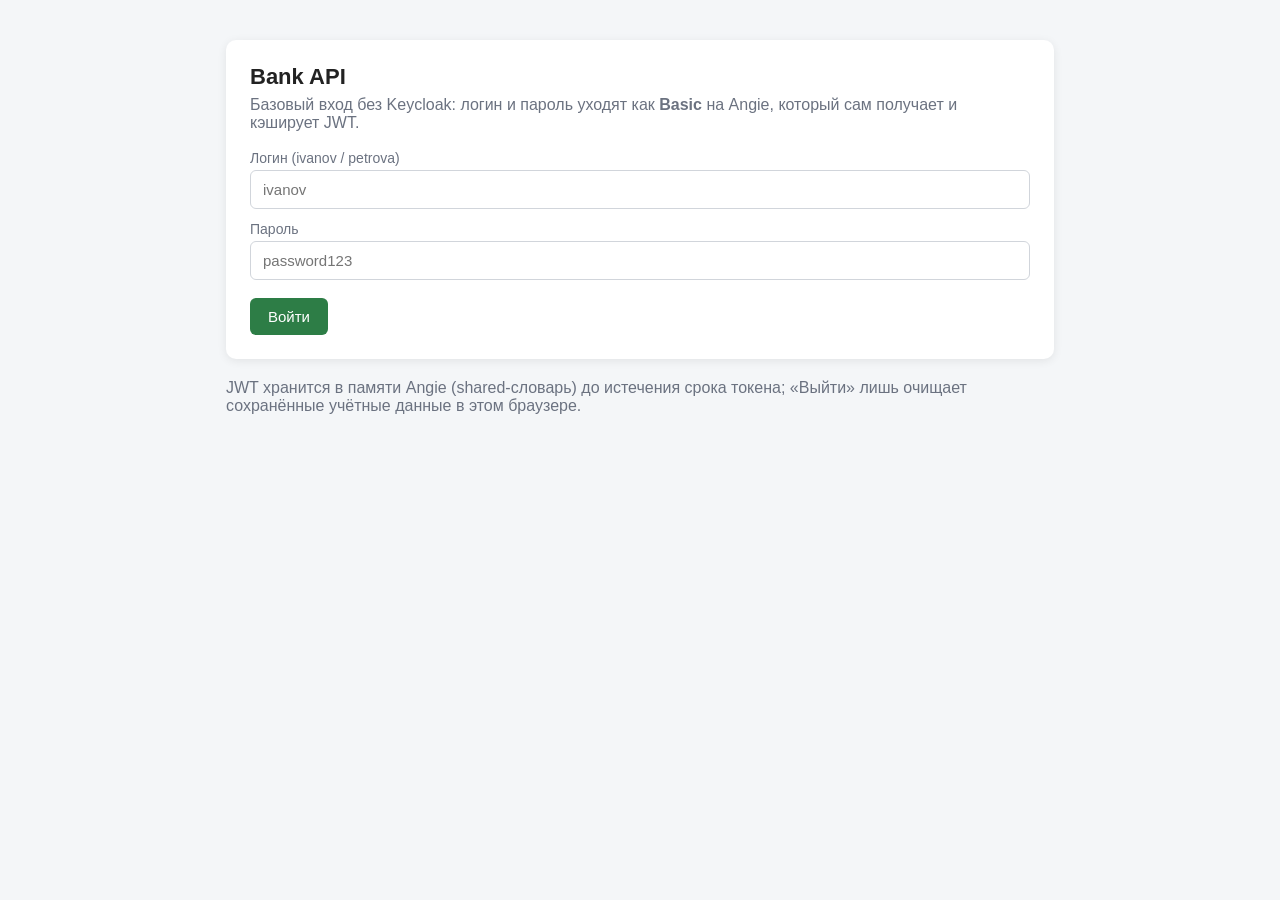
<file: docker/ui-basic/index.html>
<!DOCTYPE html>
<html lang="ru">
<head>
  <meta charset="utf-8">
  <meta name="viewport" content="width=device-width, initial-scale=1">
  <title>Bank API — базовый вход (Basic / JWT через Angie)</title>
  <style>
    :root { --primary: #2d7d46; --primary-dark: #1f5c33; --bg: #f4f6f8; --card: #fff; --muted: #6b7280; }
    * { box-sizing: border-box; }
    body { margin: 0; font-family: "Segoe UI", Arial, sans-serif; background: var(--bg); color: #222; }
    .wrap { max-width: 860px; margin: 40px auto; padding: 0 16px; }
    .card { background: var(--card); border-radius: 10px; box-shadow: 0 2px 10px rgba(0,0,0,.08); padding: 24px; margin-bottom: 20px; }
    h1 { font-size: 22px; margin: 0 0 6px; }
    h2 { font-size: 17px; margin: 0 0 12px; color: var(--primary-dark); }
    .sub { color: var(--muted); margin-bottom: 18px; }
    .btn { display: inline-block; border: 0; border-radius: 6px; padding: 10px 18px; font-size: 15px;
           cursor: pointer; background: var(--primary); color: #fff; text-decoration: none; }
    .btn:hover { background: var(--primary-dark); }
    .btn.ghost { background: transparent; color: var(--primary); border: 1px solid var(--primary); }
    .btn.danger { background: #b91c1c; }
    .btn.danger:hover { background: #7f1d1d; }
    .row { display: flex; align-items: center; gap: 12px; }
    .badge { display: inline-block; background: #e8f5ee; color: var(--primary-dark); border-radius: 20px;
             padding: 3px 10px; font-size: 13px; }
    table { width: 100%; border-collapse: collapse; font-size: 14px; }
    th, td { text-align: left; padding: 9px 10px; border-bottom: 1px solid #e5e7eb; }
    th { color: var(--muted); font-weight: 600; }
    .err { color: #b91c1c; background: #fde8e8; border-radius: 6px; padding: 10px 14px; }
    .kv { display: grid; grid-template-columns: 180px 1fr; gap: 6px 14px; font-size: 14px; margin-bottom: 6px; }
    .kv dt { color: var(--muted); margin: 0; } .kv dd { margin: 0; }
    .mono { font-family: Consolas, monospace; font-size: 12px; color: var(--muted); word-break: break-all; }
    .hidden { display: none; }
    form { margin-top: 4px; }
    label { display: block; font-size: 14px; color: var(--muted); margin: 12px 0 4px; }
    input { width: 100%; padding: 10px 12px; border: 1px solid #d1d5db; border-radius: 6px; font-size: 15px; }
  </style>
</head>
<body>
<div class="wrap">

  <!-- Вход -->
  <div id="login-view" class="card hidden">
    <h1>Bank API</h1>
    <div class="sub">Базовый вход без Keycloak: логин и пароль уходят как <b>Basic</b> на Angie, который сам получает и кэширует JWT.</div>
    <form id="login-form">
      <label for="login-user">Логин (ivanov / petrova)</label>
      <input id="login-user" autocomplete="username" placeholder="ivanov">
      <label for="login-pass">Пароль</label>
      <input id="login-pass" type="password" autocomplete="current-password" placeholder="password123">
      <div style="margin-top:18px"><button type="submit" class="btn">Войти</button></div>
    </form>
    <div id="login-err" class="err hidden" style="margin-top:14px"></div>
  </div>

  <!-- Дашборд -->
  <div id="dashboard-view" class="hidden">
    <div class="card">
      <div class="row" style="justify-content:space-between">
        <div>
          <h1>Личный кабинет</h1>
          <div class="sub" id="me-sub">…</div>
        </div>
        <div class="row">
          <button class="btn ghost" id="refresh-btn">Обновить</button>
          <button class="btn danger" id="logout-btn">Выйти</button>
        </div>
      </div>
    </div>

    <div class="card">
      <h2>Профиль клиента</h2>
      <div id="client-box"><span class="sub">Загрузка…</span></div>
    </div>

    <div class="card">
      <h2>Счета</h2>
      <div id="accounts-box"><span class="sub">Загрузка…</span></div>
    </div>
  </div>

  <div class="sub">JWT хранится в памяти Angie (shared-словарь) до истечения срока токена; «Выйти» лишь очищает сохранённые учётные данные в этом браузере.</div>

</div>

<script>
  'use strict';

  var CONFIG = { apiBase: window.location.origin };
  var SS = { basic: 'ui_basic_creds' };

  function decodeJwtPayload(token) {
    try {
      var parts = token.split('.');
      var base64 = parts[1].replace(/-/g, '+').replace(/_/g, '/');
      while (base64.length % 4) { base64 += '='; }
      var json = decodeURIComponent(escape(atob(base64)));
      return JSON.stringify(JSON.parse(json), null, 2);
    } catch (e) { return '(cannot decode: ' + e.message + ')'; }
  }

  function basicHeader() {
    return 'Basic ' + sessionStorage.getItem(SS.basic);
  }

  function api(path) {
    return fetch(CONFIG.apiBase + '/api' + path, {
      headers: { 'Authorization': basicHeader() }
    }).then(function (res) {
      if (res.status === 401) { throw new ApiError('Неверный логин/пароль (HTTP 401)', 401); }
      if (!res.ok) { throw new ApiError('API ' + path + ' failed: HTTP ' + res.status, res.status); }
      return res.json();
    });
  }

  function ApiError(message, status) {
    this.message = message;
    this.status = status;
  }

  function showLogin(errMsg) {
    document.getElementById('login-view').classList.remove('hidden');
    document.getElementById('dashboard-view').classList.add('hidden');
    var box = document.getElementById('login-err');
    if (errMsg) {
      box.textContent = errMsg;
      box.classList.remove('hidden');
    } else {
      box.classList.add('hidden');
    }
  }

  function showDashboard(me, client) {
    document.getElementById('login-view').classList.add('hidden');
    document.getElementById('dashboard-view').classList.remove('hidden');
    document.getElementById('me-sub').innerHTML = 'Вы вошли как <b>' + escapeHtml(me.username) + '</b> <span class="badge">clientId=' + me.clientId + '</span>';

    if (client) {
      document.getElementById('client-box').innerHTML =
        '<dl class="kv">' +
        '  <dt>Имя</dt><dd>' + escapeHtml(client.firstName + ' ' + client.middleName + ' ' + client.lastName) + '</dd>' +
        '  <dt>Телефон</dt><dd>' + escapeHtml(client.phone) + '</dd>' +
        '  <dt>Email</dt><dd>' + escapeHtml(client.email) + '</dd>' +
        '</dl>';
    } else {
      document.getElementById('client-box').innerHTML = '<span class="sub">Профиль не найден.</span>';
    }
  }

  function renderAccounts(accounts) {
    if (!accounts || accounts.length === 0) {
      document.getElementById('accounts-box').innerHTML = '<span class="sub">Счетов нет.</span>';
      return;
    }
    var rows = accounts.map(function (a) {
      return '<tr><td>' + escapeHtml(a.id) + '</td><td>' + escapeHtml(a.accountNumber) + '</td>' +
        '<td>' + escapeHtml(a.accountType) + '</td><td>' + escapeHtml(a.balance) + ' ' + escapeHtml(a.currency) + '</td>' +
        '<td>' + escapeHtml(String(a.createdAt).slice(0, 19).replace('T', ' ')) + '</td></tr>';
    }).join('');
    document.getElementById('accounts-box').innerHTML =
      '<table><thead><tr><th>ID</th><th>Номер</th><th>Тип</th><th>Баланс</th><th>Открыт</th></tr></thead><tbody>' + rows + '</tbody></table>';
  }

  function showError(msg) {
    var box = document.getElementById('client-box');
    document.getElementById('dashboard-view').classList.remove('hidden');
    box.innerHTML = '<div class="err">' + escapeHtml(msg) + '</div>';
  }

  function escapeHtml(str) {
    return String(str).replace(/[&<>"']/g, function (ch) {
      return { '&': '&amp;', '<': '&lt;', '>': '&gt;', '"': '&quot;', "'": '&#39;' }[ch];
    });
  }

  function loadDashboard() {
    var clientBox = document.getElementById('client-box');
    clientBox.innerHTML = '<span class="sub">Загрузка…</span>';
    var tokenInfo = document.getElementById('token-debug');
    if (tokenInfo) { tokenInfo.textContent = ''; }
    return api('/me').then(function (me) {
      return Promise.all([
        Promise.resolve(me),
        me.clientId ? api('/client/' + me.clientId).catch(function () { return null; }) : Promise.resolve(null),
        me.clientId ? api('/client/' + me.clientId + '/accounts').catch(function () { return []; }) : Promise.resolve([])
      ]);
    }).then(function (res) {
      showDashboard(res[0], res[1]);
      renderAccounts(res[2]);
    }).catch(function (err) {
      if (err instanceof ApiError && err.status === 401) {
        sessionStorage.removeItem(SS.basic);
        showLogin('Не удалось войти: неверный логин или пароль.');
      } else {
        showError('Не удалось загрузить данные: ' + err.message);
      }
    });
  }

  function login(user, pass) {
    sessionStorage.setItem(SS.basic, btoa(user + ':' + pass));
    return loadDashboard().then(function () {
      var box = document.getElementById('login-err');
      var dash = document.getElementById('dashboard-view');
      if (!dash.classList.contains('hidden')) {
        box.classList.add('hidden');
      }
    }, function (err) {
      if (err instanceof ApiError && err.status === 401) {
        sessionStorage.removeItem(SS.basic);
        showLogin('Неверный логин или пароль.');
        return;
      }
      showLogin('Ошибка входа: ' + err.message);
    });
  }

  function logout() {
    sessionStorage.removeItem(SS.basic);
    showLogin();
  }

  document.getElementById('login-form').addEventListener('submit', function (e) {
    e.preventDefault();
    var user = document.getElementById('login-user').value.trim();
    var pass = document.getElementById('login-pass').value;
    if (!user || !pass) {
      var box = document.getElementById('login-err');
      box.textContent = 'Введите логин и пароль.';
      box.classList.remove('hidden');
      return;
    }
    login(user, pass);
  });
  document.getElementById('refresh-btn').addEventListener('click', loadDashboard);
  document.getElementById('logout-btn').addEventListener('click', logout);

  if (sessionStorage.getItem(SS.basic)) {
    loadDashboard();
  } else {
    showLogin();
  }
</script>
</body>
</html>
</file>
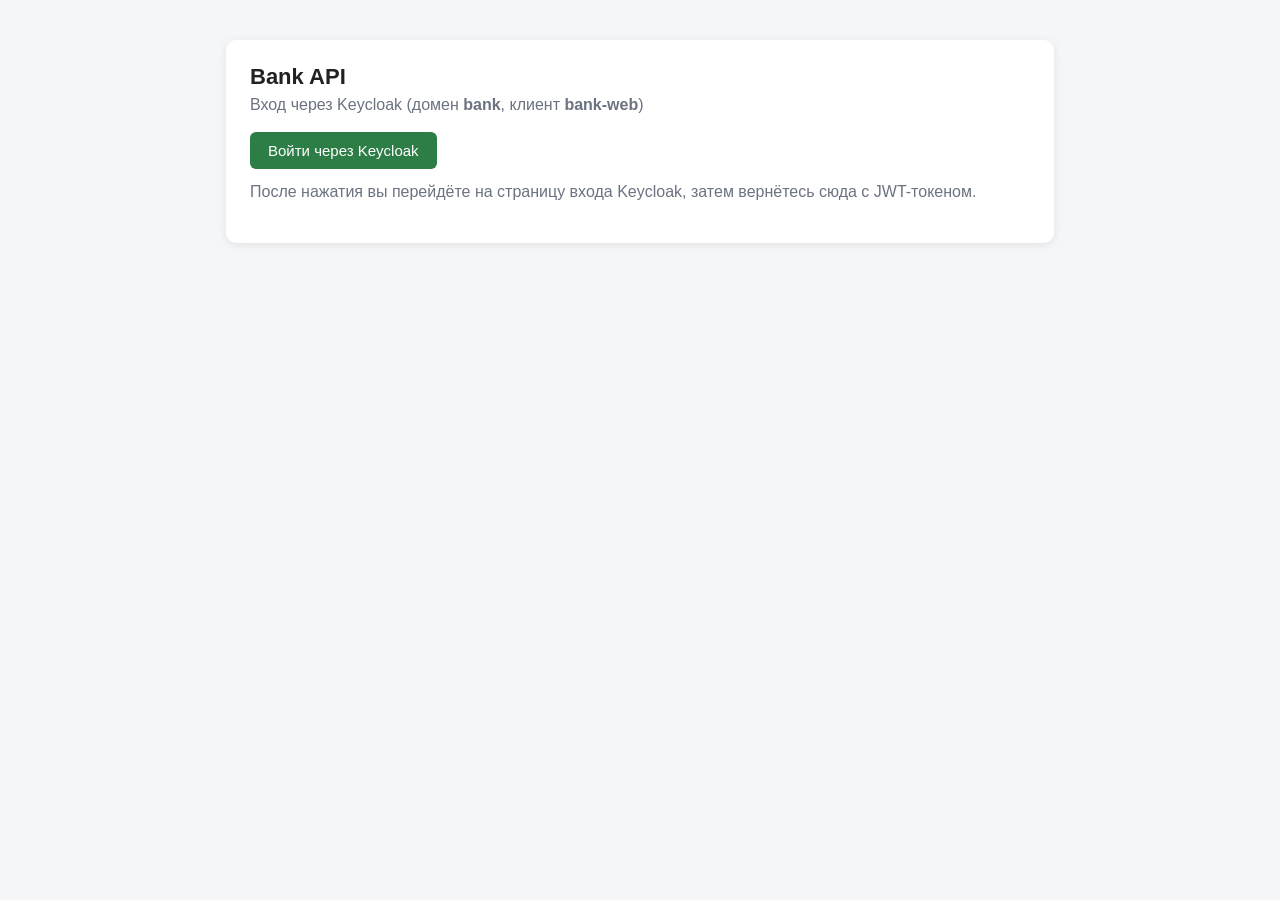
<file: docker/ui-keycloak/index.html>
<!DOCTYPE html>
<html lang="ru">
<head>
  <meta charset="utf-8">
  <meta name="viewport" content="width=device-width, initial-scale=1">
  <title>Bank API — вход через Keycloak</title>
  <style>
    :root { --primary: #2d7d46; --primary-dark: #1f5c33; --bg: #f4f6f8; --card: #fff; --muted: #6b7280; }
    * { box-sizing: border-box; }
    body { margin: 0; font-family: "Segoe UI", Arial, sans-serif; background: var(--bg); color: #222; }
    .wrap { max-width: 860px; margin: 40px auto; padding: 0 16px; }
    .card { background: var(--card); border-radius: 10px; box-shadow: 0 2px 10px rgba(0,0,0,.08); padding: 24px; margin-bottom: 20px; }
    h1 { font-size: 22px; margin: 0 0 6px; }
    h2 { font-size: 17px; margin: 0 0 12px; color: var(--primary-dark); }
    .sub { color: var(--muted); margin-bottom: 18px; }
    .btn { display: inline-block; border: 0; border-radius: 6px; padding: 10px 18px; font-size: 15px;
           cursor: pointer; background: var(--primary); color: #fff; text-decoration: none; }
    .btn:hover { background: var(--primary-dark); }
    .btn.ghost { background: transparent; color: var(--primary); border: 1px solid var(--primary); }
    .btn.danger { background: #b91c1c; }
    .btn.danger:hover { background: #7f1d1d; }
    .row { display: flex; align-items: center; gap: 12px; }
    .badge { display: inline-block; background: #e8f5ee; color: var(--primary-dark); border-radius: 20px;
             padding: 3px 10px; font-size: 13px; }
    table { width: 100%; border-collapse: collapse; font-size: 14px; }
    th, td { text-align: left; padding: 9px 10px; border-bottom: 1px solid #e5e7eb; }
    th { color: var(--muted); font-weight: 600; }
    .err { color: #b91c1c; background: #fde8e8; border-radius: 6px; padding: 10px 14px; }
    .kv { display: grid; grid-template-columns: 180px 1fr; gap: 6px 14px; font-size: 14px; margin-bottom: 6px; }
    .kv dt { color: var(--muted); margin: 0; } .kv dd { margin: 0; }
    .mono { font-family: Consolas, monospace; font-size: 12px; color: var(--muted); word-break: break-all; }
    .hidden { display: none; }
  </style>
</head>
<body>
<div class="wrap">

  <!-- Вход -->
  <div id="login-view" class="card hidden">
    <h1>Bank API</h1>
    <div class="sub">Вход через Keycloak (домен <b>bank</b>, клиент <b>bank-web</b>)</div>
    <button class="btn" id="login-btn">Войти через Keycloak</button>
    <p class="sub" style="margin-top:14px">После нажатия вы перейдёте на страницу входа Keycloak, затем вернётесь сюда с JWT-токеном.</p>
  </div>

  <!-- Дашборд -->
  <div id="dashboard-view" class="hidden">
    <div class="card">
      <div class="row" style="justify-content:space-between">
        <div>
          <h1>Личный кабинет</h1>
          <div class="sub" id="me-sub">…</div>
        </div>
        <div class="row">
          <button class="btn ghost" id="refresh-btn">Обновить</button>
          <button class="btn danger" id="logout-btn">Выйти</button>
        </div>
      </div>
    </div>

    <div class="card">
      <h2>Профиль клиента</h2>
      <div id="client-box"><span class="sub">Загрузка…</span></div>
    </div>

    <div class="card">
      <h2>Счета</h2>
      <div id="accounts-box"><span class="sub">Загрузка…</span></div>
    </div>

    <div class="card">
      <h2>JWT</h2>
      <div class="sub">Декодированный payload из access-токена (подпись в демо не проверяется):</div>
      <pre class="mono" id="jwt-debug" style="background:#f8fafc;padding:10px;border-radius:6px;margin:0"></pre>
    </div>
  </div>

</div>

<script>
  'use strict';

  var CONFIG = {
    keycloakUrl: 'http://localhost:8081',
    realm: 'bank',
    clientId: 'bank-web',
    redirectUri: window.location.origin + '/ui-keycloak/index.html',
    apiBase: window.location.origin
  };

  var SS = {
    accessToken: 'kc_access_token',
    refreshToken: 'kc_refresh_token',
    pkceState: 'kc_pkce_state',
    pkceVerifier: 'kc_pkce_verifier'
  };

  // --- Base64url helpers ---
  function b64urlFromBytes(bytes) {
    var bin = '';
    for (var i = 0; i < bytes.length; i++) { bin += String.fromCharCode(bytes[i]); }
    return btoa(bin).replace(/\+/g, '-').replace(/\//g, '_').replace(/=+$/, '');
  }
  function b64urlFromString(str) { return b64urlFromBytes(new TextEncoder().encode(str)); }
  function randomString(len) {
    var arr = new Uint8Array(len);
    crypto.getRandomValues(arr);
    return b64urlFromBytes(arr);
  }
  function sha256B64url(verifier) {
    return crypto.subtle.digest('SHA-256', new TextEncoder().encode(verifier))
      .then(function (digest) { return b64urlFromBytes(new Uint8Array(digest)); });
  }
  function decodeJwtPayload(token) {
    try {
      var parts = token.split('.');
      var base64 = parts[1].replace(/-/g, '+').replace(/_/g, '/');
      while (base64.length % 4) { base64 += '='; }
      var json = decodeURIComponent(escape(atob(base64)));
      return JSON.stringify(JSON.parse(json), null, 2);
    } catch (e) { return '(cannot decode: ' + e.message + ')'; }
  }
  function readParam(name) {
    return new URLSearchParams(window.location.search).get(name);
  }
  function clearUrlCode() {
    var url = window.location.origin + window.location.pathname;
    window.history.replaceState({}, document.title, url);
  }

  // --- Keycloak flow ---
  function tokenEndpoint() {
    return CONFIG.keycloakUrl + '/realms/' + CONFIG.realm + '/protocol/openid-connect/token';
  }
  function authEndpoint() {
    return CONFIG.keycloakUrl + '/realms/' + CONFIG.realm + '/protocol/openid-connect/auth';
  }
  function revokeEndpoint() {
    return CONFIG.keycloakUrl + '/realms/' + CONFIG.realm + '/protocol/openid-connect/revoke';
  }
  function logoutEndpoint() {
    return CONFIG.keycloakUrl + '/realms/' + CONFIG.realm + '/protocol/openid-connect/logout';
  }
  function logoutRedirectUrl() {
    return logoutEndpoint() +
      '?client_id=' + encodeURIComponent(CONFIG.clientId) +
      '&post_logout_redirect_uri=' + encodeURIComponent(CONFIG.redirectUri);
  }

  function startLogin() {
    var verifier = randomString(48);
    var state = randomString(24);
    sessionStorage.setItem(SS.pkceVerifier, verifier);
    sessionStorage.setItem(SS.pkceState, state);
    return sha256B64url(verifier).then(function (challenge) {
      var params = [
        'client_id=' + encodeURIComponent(CONFIG.clientId),
        'redirect_uri=' + encodeURIComponent(CONFIG.redirectUri),
        'response_type=code',
        'scope=openid profile email',
        'code_challenge=' + encodeURIComponent(challenge),
        'code_challenge_method=S256',
        'state=' + encodeURIComponent(state),
        'nonce=' + encodeURIComponent(randomString(16))
      ];
      window.location.href = authEndpoint() + '?' + params.join('&');
    });
  }

  function exchangeCode(code) {
    return fetch(tokenEndpoint(), {
      method: 'POST',
      headers: { 'Content-Type': 'application/x-www-form-urlencoded' },
      body: new URLSearchParams({
        grant_type: 'authorization_code',
        code: code,
        redirect_uri: CONFIG.redirectUri,
        client_id: CONFIG.clientId,
        code_verifier: sessionStorage.getItem(SS.pkceVerifier)
      })
    }).then(function (res) {
      if (!res.ok) { throw new Error('Token exchange failed: HTTP ' + res.status); }
      return res.json();
    }).then(function (data) {
      sessionStorage.setItem(SS.accessToken, data.access_token);
      sessionStorage.setItem(SS.refreshToken, data.refresh_token || '');
      sessionStorage.removeItem(SS.pkceVerifier);
      sessionStorage.removeItem(SS.pkceState);
    });
  }

  function refreshToken() {
    var refresh = sessionStorage.getItem(SS.refreshToken);
    if (!refresh) { return Promise.reject(new Error('No refresh token')); }
    return fetch(tokenEndpoint(), {
      method: 'POST',
      headers: { 'Content-Type': 'application/x-www-form-urlencoded' },
      body: new URLSearchParams({
        grant_type: 'refresh_token',
        refresh_token: refresh,
        client_id: CONFIG.clientId
      })
    }).then(function (res) {
      if (!res.ok) { throw new Error('Refresh failed: HTTP ' + res.status); }
      return res.json();
    }).then(function (data) {
      sessionStorage.setItem(SS.accessToken, data.access_token);
      sessionStorage.setItem(SS.refreshToken, data.refresh_token || refresh);
    });
  }

  function api(path) {
    var token = sessionStorage.getItem(SS.accessToken);
    return fetch(CONFIG.apiBase + '/api' + path, {
      headers: { 'Authorization': 'Bearer ' + token }
    }).then(function (res) {
      if (res.status === 401) {
        return refreshToken().then(function () {
          return fetch(CONFIG.apiBase + '/api' + path, {
            headers: { 'Authorization': 'Bearer ' + sessionStorage.getItem(SS.accessToken) }
          });
        });
      }
      return res;
    }).then(function (res) {
      if (!res.ok) { throw new Error('API ' + path + ' failed: HTTP ' + res.status); }
      return res.json();
    });
  }

  function logout() {
    var refresh = sessionStorage.getItem(SS.refreshToken);
    var access = sessionStorage.getItem(SS.accessToken);
    sessionStorage.removeItem(SS.accessToken);
    sessionStorage.removeItem(SS.refreshToken);
    sessionStorage.removeItem(SS.pkceState);
    sessionStorage.removeItem(SS.pkceVerifier);
    showLogin();
    if (!refresh && !access) { return; }
    // 1) Отзываем refresh-токен (RFC 7009) — заодно деактивирует связанный access-токен
    var body = new URLSearchParams({
      client_id: CONFIG.clientId,
      token: refresh || access,
      token_type_hint: refresh ? 'refresh_token' : 'access_token'
    });
    fetch(revokeEndpoint(), {
      method: 'POST',
      headers: { 'Content-Type': 'application/x-www-form-urlencoded' },
      body: body
    }).catch(function () {}).then(function () {
      // 2) Завершаем SSO-сессию в Keycloak и возвращаемся на страницу входа
      window.location.href = logoutRedirectUrl();
    });
  }

  // --- Rendering ---
  function showLogin() {
    document.getElementById('login-view').classList.remove('hidden');
    document.getElementById('dashboard-view').classList.add('hidden');
  }
  function showDashboard(me, client) {
    document.getElementById('login-view').classList.add('hidden');
    document.getElementById('dashboard-view').classList.remove('hidden');
    document.getElementById('me-sub').innerHTML = 'Вы вошли как <b>' + escapeHtml(me.username) + '</b> <span class="badge">clientId=' + me.clientId + '</span>';
    document.getElementById('jwt-debug').textContent = decodeJwtPayload(sessionStorage.getItem(SS.accessToken));

    if (client) {
      document.getElementById('client-box').innerHTML =
        '<dl class="kv">' +
        '  <dt>Имя</dt><dd>' + escapeHtml(client.firstName + ' ' + client.middleName + ' ' + client.lastName) + '</dd>' +
        '  <dt>Телефон</dt><dd>' + escapeHtml(client.phone) + '</dd>' +
        '  <dt>Email</dt><dd>' + escapeHtml(client.email) + '</dd>' +
        '</dl>';
    } else {
      document.getElementById('client-box').innerHTML = '<span class="sub">Профиль не найден.</span>';
    }
  }
  function renderAccounts(accounts) {
    if (!accounts || accounts.length === 0) {
      document.getElementById('accounts-box').innerHTML = '<span class="sub">Счетов нет.</span>';
      return;
    }
    var rows = accounts.map(function (a) {
      return '<tr><td>' + escapeHtml(a.id) + '</td><td>' + escapeHtml(a.accountNumber) + '</td>' +
        '<td>' + escapeHtml(a.accountType) + '</td><td>' + escapeHtml(a.balance) + ' ' + escapeHtml(a.currency) + '</td>' +
        '<td>' + escapeHtml(String(a.createdAt).slice(0, 19).replace('T', ' ')) + '</td></tr>';
    }).join('');
    document.getElementById('accounts-box').innerHTML =
      '<table><thead><tr><th>ID</th><th>Номер</th><th>Тип</th><th>Баланс</th><th>Открыт</th></tr></thead><tbody>' + rows + '</tbody></table>';
  }
  function showError(msg) {
    var box = document.getElementById('client-box');
    document.getElementById('dashboard-view').classList.remove('hidden');
    box.innerHTML = '<div class="err">' + escapeHtml(msg) + '</div>';
  }
  function escapeHtml(str) {
    return String(str).replace(/[&<>"']/g, function (ch) {
      return { '&': '&amp;', '<': '&lt;', '>': '&gt;', '"': '&quot;', "'": '&#39;' }[ch];
    });
  }

  // --- Load data ---
  function loadDashboard() {
    document.getElementById('client-box').innerHTML = '<span class="sub">Загрузка…</span>';
    document.getElementById('accounts-box').innerHTML = '<span class="sub">Загрузка…</span>';
    return api('/me').then(function (me) {
      return Promise.all([
        Promise.resolve(me),
        me.clientId ? api('/client/' + me.clientId).catch(function () { return null; }) : Promise.resolve(null),
        me.clientId ? api('/client/' + me.clientId + '/accounts').catch(function () { return []; }) : Promise.resolve([])
      ]);
    }).then(function (res) {
      showDashboard(res[0], res[1]);
      renderAccounts(res[2]);
    }).catch(function (err) {
      if (err.message && err.message.indexOf('Refresh failed') !== -1) {
        logout();
      } else {
        showError('Не удалось загрузить данные: ' + err.message);
      }
    });
  }

  // --- Init ---
  document.getElementById('login-btn').addEventListener('click', function () { startLogin(); });
  document.getElementById('refresh-btn').addEventListener('click', loadDashboard);
  document.getElementById('logout-btn').addEventListener('click', logout);

  var code = readParam('code');
  var state = readParam('state');
  if (code && state && state === sessionStorage.getItem(SS.pkceState)) {
    clearUrlCode();
    exchangeCode(code).then(loadDashboard).catch(function (err) { showLogin(); });
  } else if (sessionStorage.getItem(SS.accessToken)) {
    loadDashboard();
  } else {
    showLogin();
  }
</script>
</body>
</html>
</file>
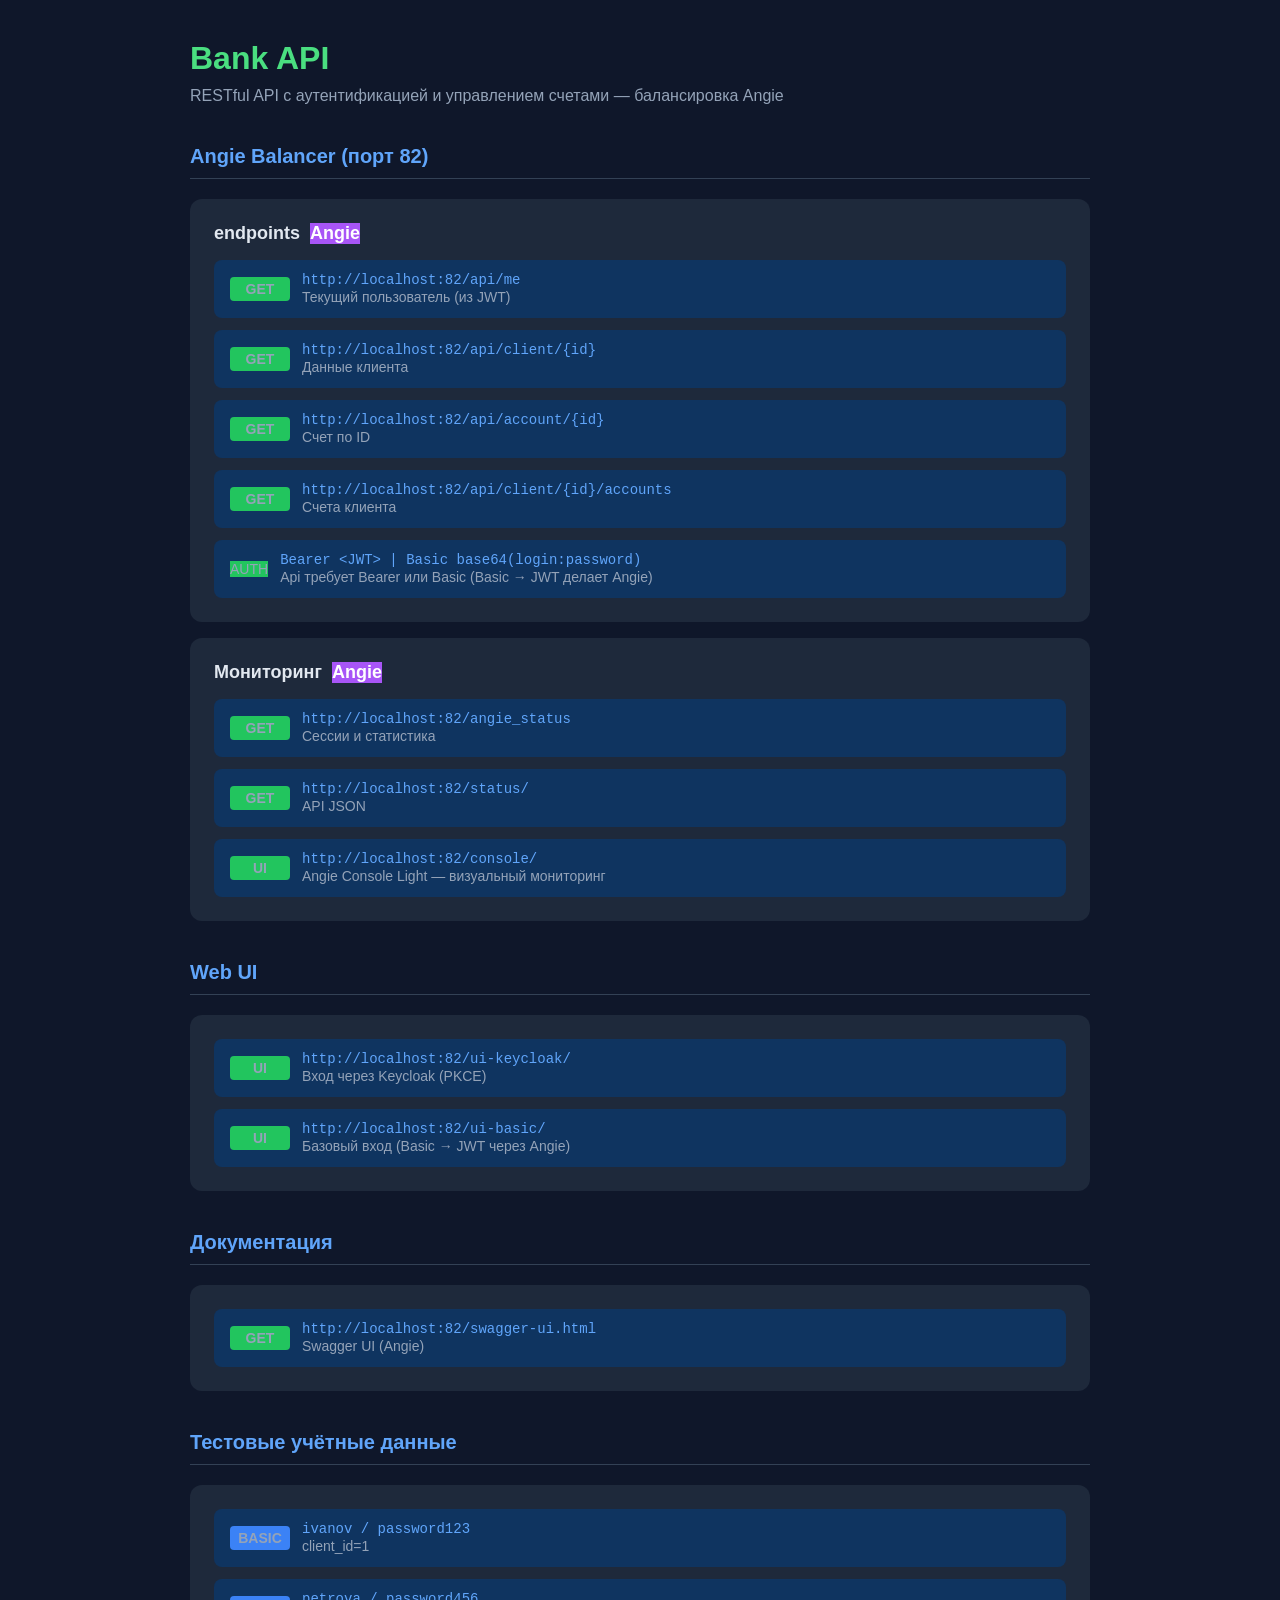
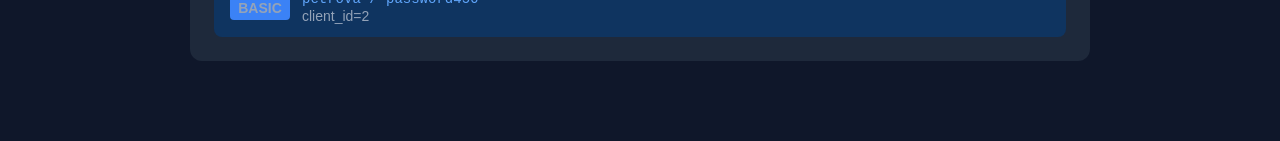
<file: docker/links.html>
<!DOCTYPE html>
<html lang="ru">
<head>
    <meta charset="UTF-8">
    <meta name="viewport" content="width=device-width, initial-scale=1.0">
    <title>Bank API - Links</title>
    <style>
        * { margin: 0; padding: 0; box-sizing: border-box; }
        body { font-family: -apple-system, BlinkMacSystemFont, 'Segoe UI', Roboto, sans-serif; background: #0f172a; color: #e2e8f0; min-height: 100vh; padding: 40px 20px; }
        .container { max-width: 900px; margin: 0 auto; }
        h1 { color: #4ade80; margin-bottom: 10px; font-size: 32px; }
        .subtitle { color: #94a3b8; margin-bottom: 40px; font-size: 16px; }
        .section { margin-bottom: 40px; }
        .section-title { color: #60a5fa; font-size: 20px; margin-bottom: 20px; padding-bottom: 10px; border-bottom: 1px solid #334155; }
        .card { background: #1e293b; border-radius: 12px; padding: 24px; margin-bottom: 16px; }
        .card-title { font-size: 18px; font-weight: 600; margin-bottom: 16px; display: flex; align-items: center; gap: 10px; }
        .badge { background: #4ade80; color: #0f172a; padding: 4px 12px; border-radius: 20px; font-size: 12px; font-weight: 600; }
        .badge-angie { background: #a855f7; color: white; }
        .badge-monitoring { background: #ec4899; color: white; }
        .method { display: inline-block; width: 60px; padding: 4px 8px; border-radius: 4px; font-size: 12px; font-weight: 700; text-align: center; }
        .get { background: #22c55e; color: white; }
        .post { background: #3b82f6; color: white; }
        .links { display: grid; gap: 12px; }
        .link { display: flex; align-items: center; gap: 12px; padding: 12px 16px; background: #0f3460; border-radius: 8px; text-decoration: none; color: inherit; transition: background 0.2s; }
        .link:hover { background: #1e40af; }
        .link span { color: #94a3b8; font-size: 14px; }
        .url { color: #60a5fa; font-family: monospace; font-size: 14px; }
    </style>
</head>
<body>
    <div class="container">
        <h1>Bank API</h1>
        <p class="subtitle">RESTful API с аутентификацией и управлением счетами — балансировка Angie</p>

        <div class="section">
            <h2 class="section-title">Angie Balancer (порт 82)</h2>
            <div class="card">
                <div class="card-title">endpoints <span class="badge-angie">Angie</span></div>
                <div class="links">
                    <a href="http://localhost:82/api/me" class="link" target="_blank">
                        <span class="method get">GET</span>
                        <div><div class="url">http://localhost:82/api/me</div><span>Текущий пользователь (из JWT)</span></div>
                    </a>
                    <a href="http://localhost:82/api/client/1" class="link" target="_blank">
                        <span class="method get">GET</span>
                        <div><div class="url">http://localhost:82/api/client/{id}</div><span>Данные клиента</span></div>
                    </a>
                    <a href="http://localhost:82/api/account/1" class="link" target="_blank">
                        <span class="method get">GET</span>
                        <div><div class="url">http://localhost:82/api/account/{id}</div><span>Счет по ID</span></div>
                    </a>
                    <a href="http://localhost:82/api/client/1/accounts" class="link" target="_blank">
                        <span class="method get">GET</span>
                        <div><div class="url">http://localhost:82/api/client/{id}/accounts</div><span>Счета клиента</span></div>
                    </a>
                    <div class="link" style="cursor: default;">
                        <span class="get">AUTH</span>
                        <div><div class="url">Bearer &lt;JWT&gt;  |  Basic base64(login:password)</div><span>Api требует Bearer или Basic (Basic → JWT делает Angie)</span></div>
                    </div>
                </div>
            </div>
            <div class="card">
                <div class="card-title">Мониторинг <span class="badge-angie">Angie</span></div>
                <div class="links">
                    <a href="http://localhost:82/angie_status" class="link" target="_blank">
                        <span class="method get">GET</span>
                        <div><div class="url">http://localhost:82/angie_status</div><span>Сессии и статистика</span></div>
                    </a>
                    <a href="http://localhost:82/status/" class="link" target="_blank">
                        <span class="method get">GET</span>
                        <div><div class="url">http://localhost:82/status/</div><span>API JSON</span></div>
                    </a>
                    <a href="http://localhost:82/console/" class="link" target="_blank">
                        <span class="method get">UI</span>
                        <div><div class="url">http://localhost:82/console/</div><span>Angie Console Light — визуальный мониторинг</span></div>
                    </a>
                </div>
            </div>
        </div>

        <div class="section">
            <h2 class="section-title">Web UI</h2>
            <div class="card">
                <div class="links">
                    <a href="http://localhost:82/ui-keycloak/" class="link" target="_blank">
                        <span class="method get">UI</span>
                        <div><div class="url">http://localhost:82/ui-keycloak/</div><span>Вход через Keycloak (PKCE)</span></div>
                    </a>
                    <a href="http://localhost:82/ui-basic/" class="link" target="_blank">
                        <span class="method get">UI</span>
                        <div><div class="url">http://localhost:82/ui-basic/</div><span>Базовый вход (Basic → JWT через Angie)</span></div>
                    </a>
                </div>
            </div>
        </div>

        <div class="section">
            <h2 class="section-title">Документация</h2>
            <div class="card">
                <div class="links">
                    <a href="http://localhost:82/swagger-ui.html" class="link" target="_blank">
                        <span class="method get">GET</span>
                        <div><div class="url">http://localhost:82/swagger-ui.html</div><span>Swagger UI (Angie)</span></div>
                    </a>
                </div>
            </div>
        </div>

        <div class="section">
            <h2 class="section-title">Тестовые учётные данные</h2>
            <div class="card">
                <div class="links">
                    <div class="link" style="cursor: default;">
                        <span class="method post">BASIC</span>
                        <div>
                            <div class="url">ivanov / password123</div>
                            <span>client_id=1</span>
                        </div>
                    </div>
                    <div class="link" style="cursor: default;">
                        <span class="method post">BASIC</span>
                        <div>
                            <div class="url">petrova / password456</div>
                            <span>client_id=2</span>
                        </div>
                    </div>
                </div>
            </div>
        </div>
    </div>
</body>
</html>
</file>
